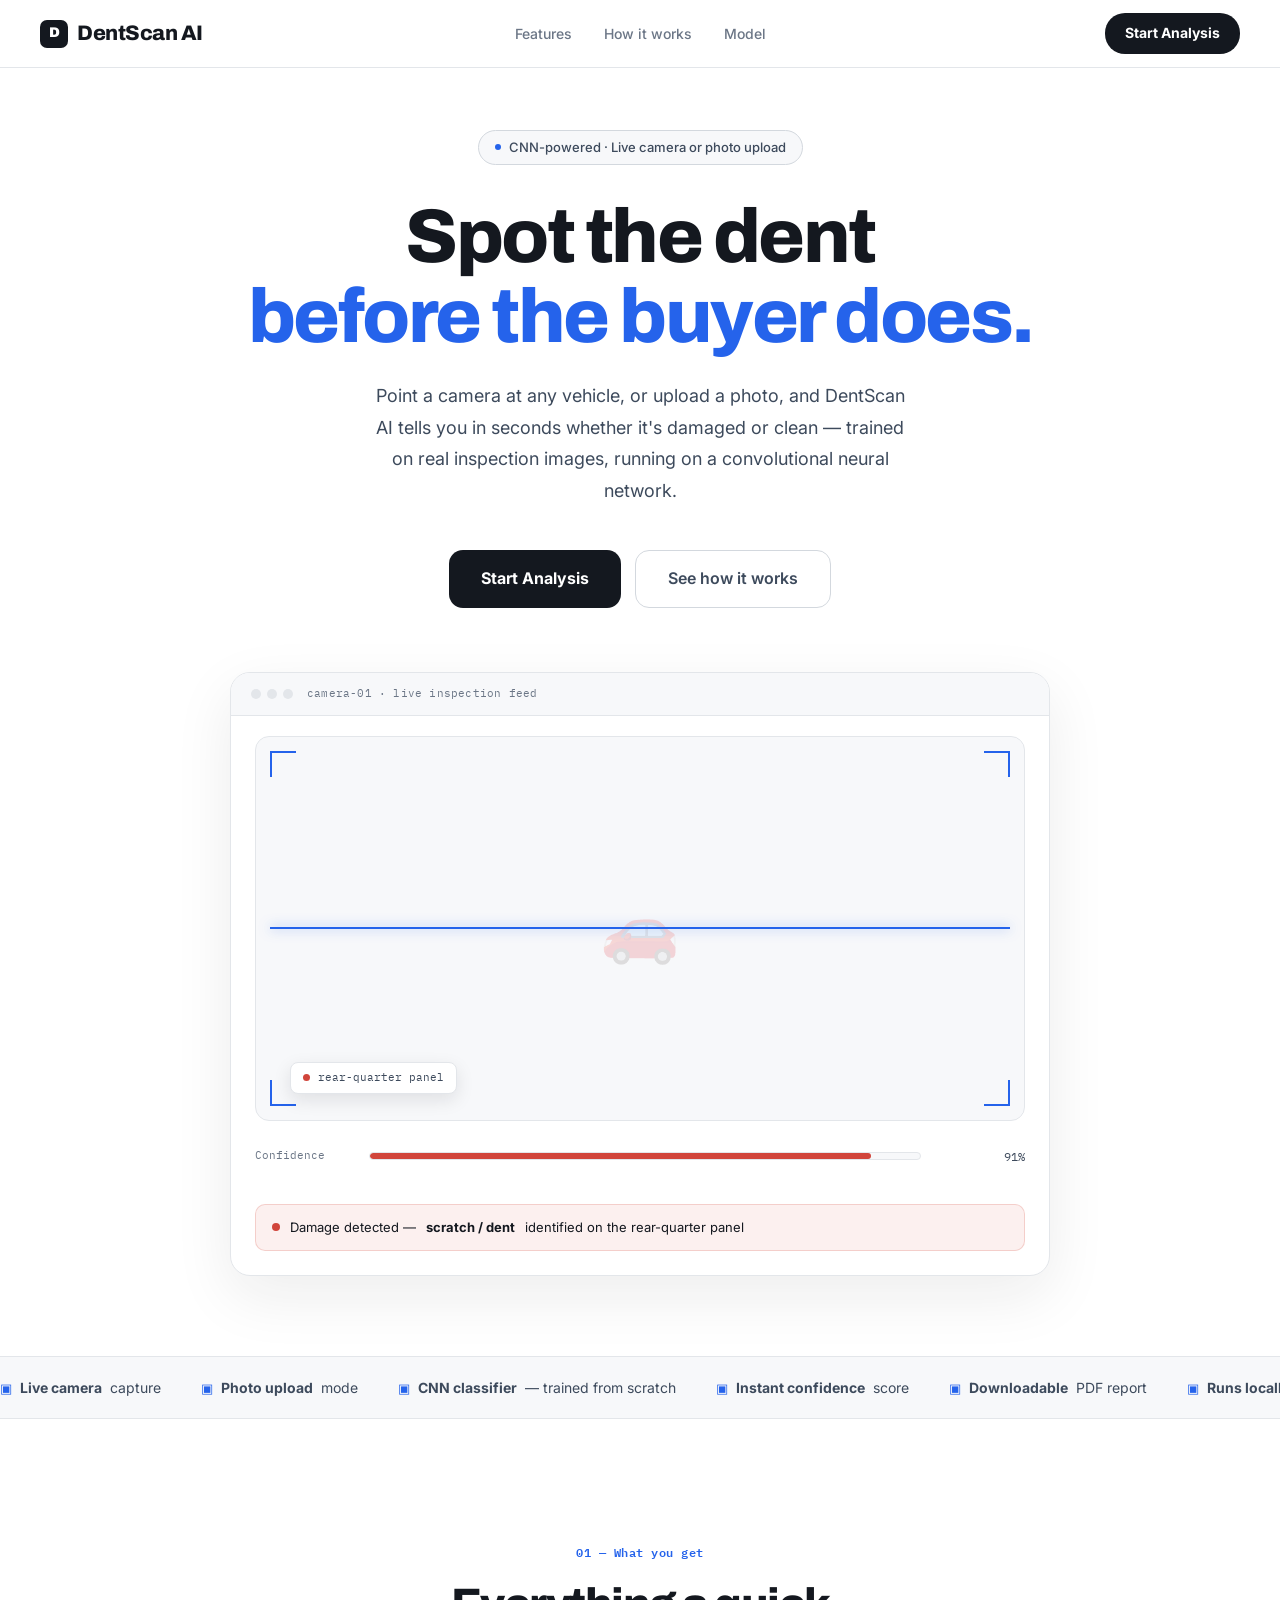
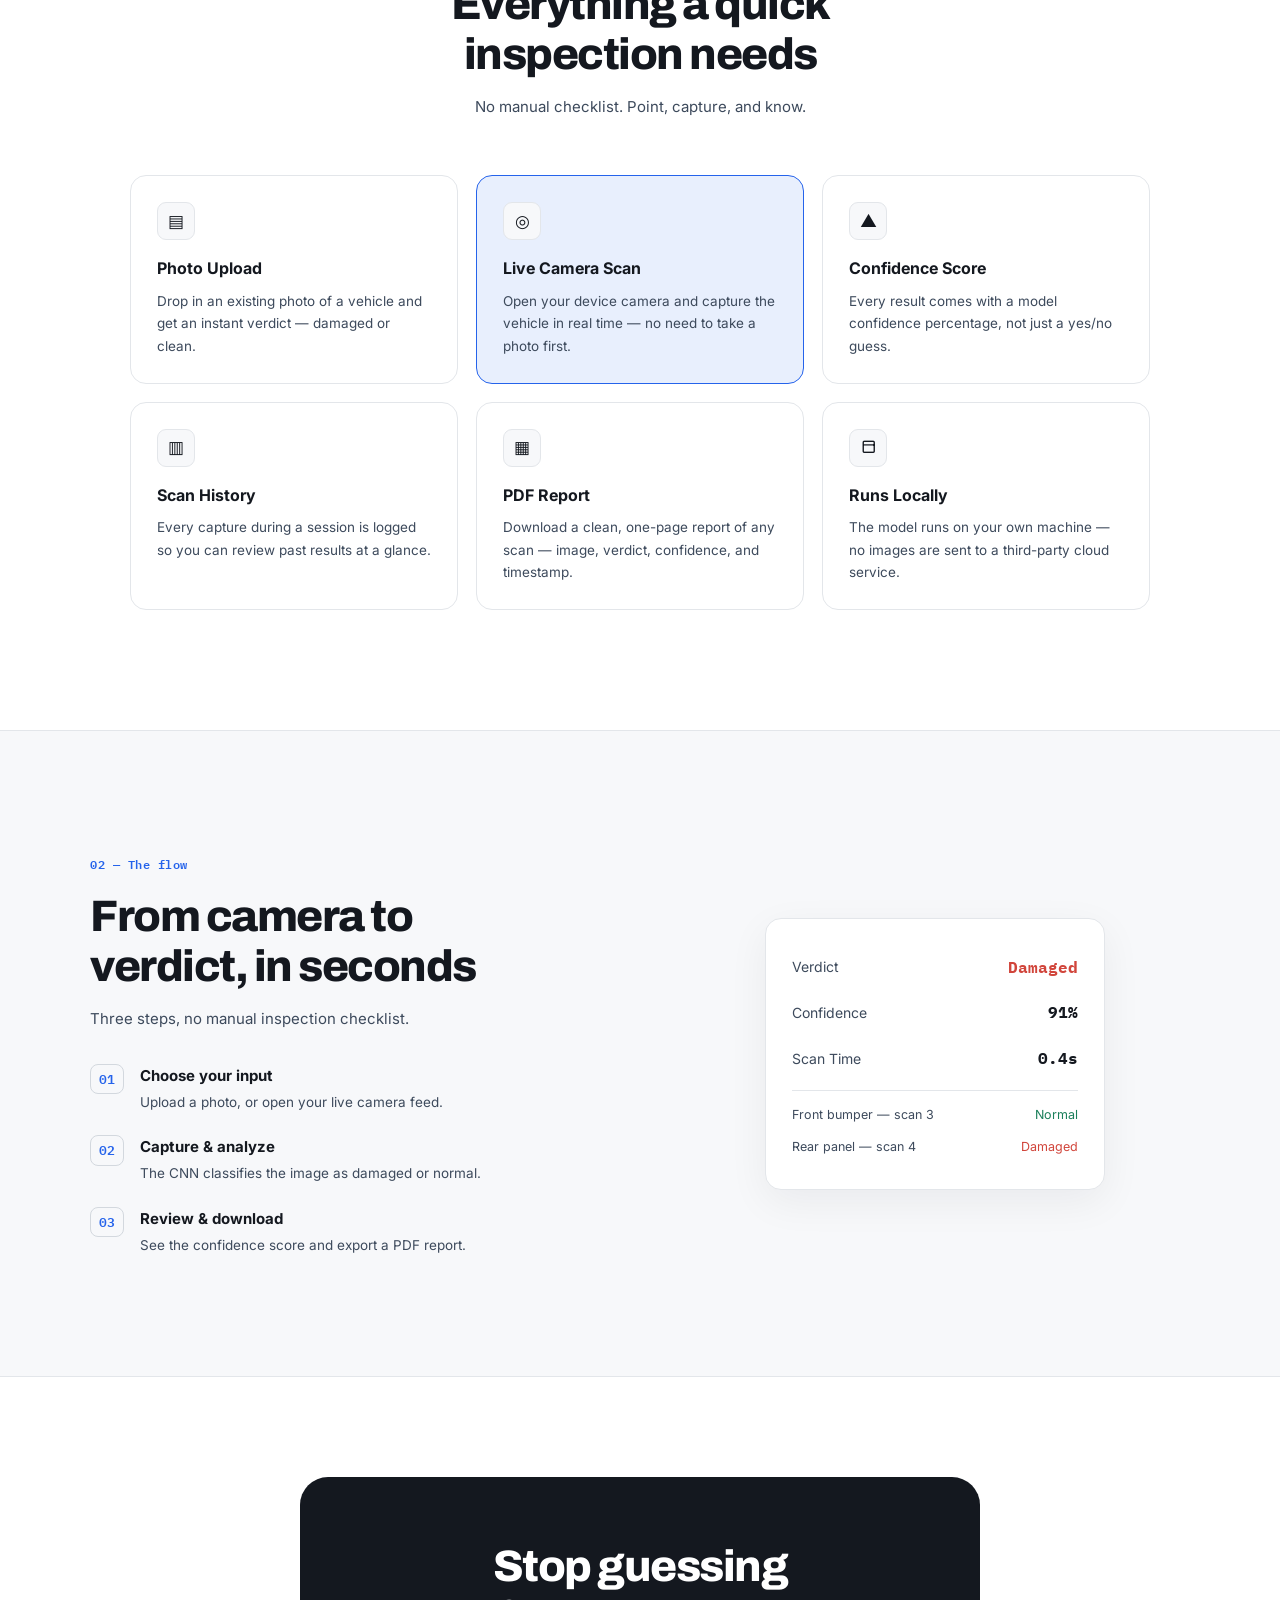
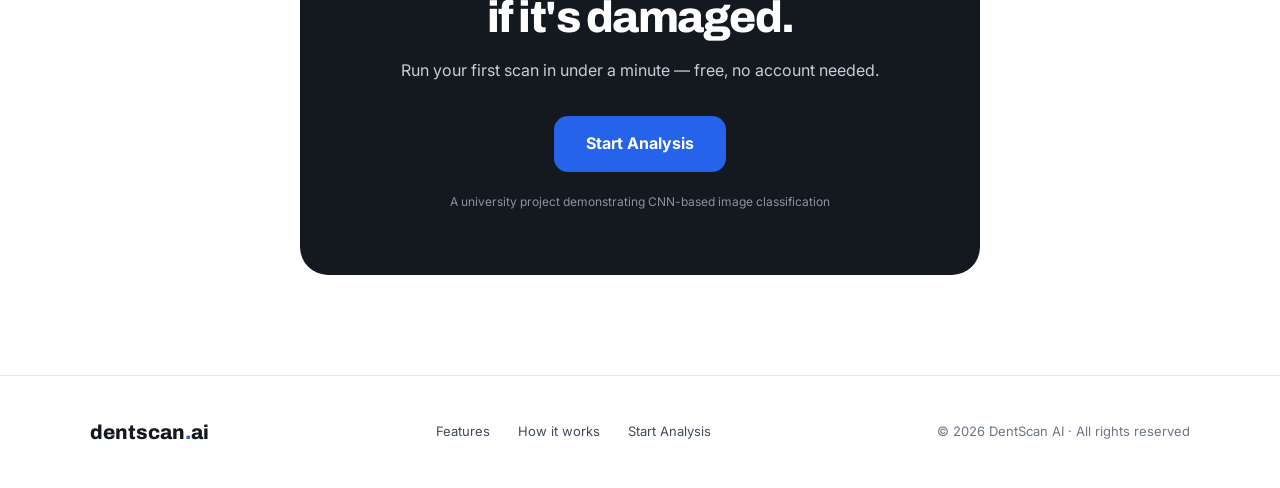
<file: index.html>
<!DOCTYPE html>
<html lang="en">
<head>
<meta charset="UTF-8">
<meta name="viewport" content="width=device-width, initial-scale=1.0">
<meta name="description" content="DentScan AI — Instantly detect dents and scratches on a vehicle using your camera or an uploaded photo, powered by a CNN.">
<title>DentScan AI — Vehicle Damage Detection</title>
<link rel="preconnect" href="https://fonts.googleapis.com">
<link href="https://fonts.googleapis.com/css2?family=Archivo:wght@500;600;700;800;900&family=Inter:wght@400;500;600;700&family=IBM+Plex+Mono:wght@500;600&display=swap" rel="stylesheet">
<link rel="stylesheet" href="css/style.css">

</head>
<body>

<!-- ══════════════════════════
     NAVBAR
══════════════════════════ -->
<nav>
  <a href="index.html" class="nav-logo"><span class="logo-mark">D</span> DentScan AI</a>
  <ul class="nav-links">
    <li><a href="#features">Features</a></li>
    <li><a href="#how">How it works</a></li>
    <li><a href="#accuracy">Model</a></li>
  </ul>
  <div class="nav-right">
    <div class="nav-cta">
      <a href="analysis.html" class="btn-primary">Start Analysis</a>
    </div>
    <button class="hamburger" id="hamburger" aria-label="Open menu" aria-expanded="false">
      <span></span><span></span><span></span>
    </button>
  </div>
</nav>

<!-- MOBILE NAV -->
<div class="mobile-nav" id="mobileNav">
  <a href="#features" class="mobile-link">Features</a>
  <a href="#how"      class="mobile-link">How it works</a>
  <a href="#accuracy" class="mobile-link">Model</a>
  <a href="analysis.html" class="mobile-link mobile-cta">Start Analysis</a>
</div>

<!-- ══════════════════════════
     HERO
══════════════════════════ -->
<section class="hero" id="home">
  <div class="hero-badge fade-up"><span class="dot"></span>CNN-powered · Live camera or photo upload</div>
  <h1 class="fade-up">Spot the dent<br><em>before the buyer does.</em></h1>
  <p class="hero-sub fade-up">Point a camera at any vehicle, or upload a photo, and DentScan AI tells you in seconds whether it's damaged or clean — trained on real inspection images, running on a convolutional neural network.</p>
  <div class="hero-actions fade-up">
    <a href="analysis.html" class="btn-primary btn-lg">Start Analysis</a>
    <a href="#how" class="btn-ghost btn-lg">See how it works</a>
  </div>

  <!-- SIGNATURE VISUAL: live scan frame with sweeping detection line -->
  <div class="hero-visual fade-up">
    <div class="scan-wrap">
      <div class="scan-bar">
        <div class="scan-dots">
          <div class="scan-dot" style="background:#e3e6ea"></div>
          <div class="scan-dot" style="background:#e3e6ea"></div>
          <div class="scan-dot" style="background:#e3e6ea"></div>
        </div>
        <div class="scan-label">camera-01 · live inspection feed</div>
      </div>

      <div class="scan-frame">
        <span class="scan-car-icon">🚗</span>
        <div class="scan-corner tl"></div>
        <div class="scan-corner tr"></div>
        <div class="scan-corner bl"></div>
        <div class="scan-corner br"></div>
        <div class="scan-line"></div>
        <div class="scan-tag"><span class="sdot"></span> rear-quarter panel</div>
      </div>

      <div class="scan-results">
        <div class="scan-row">
          <span class="scan-region">Confidence</span>
          <div class="scan-conf-track"><div class="scan-conf-fill dmg" style="width:91%"></div></div>
          <span class="scan-pct">91%</span>
        </div>
      </div>

      <div class="scan-verdict">
        <span class="verdict-dot"></span>
        Damage detected — <strong>scratch / dent</strong> identified on the rear-quarter panel
      </div>
    </div>
  </div>
</section>

<!-- TICKER -->
<div class="ticker-section">
  <div class="ticker-track">
    <div class="ticker-item"><span class="t-icon">▣</span> <strong>Live camera</strong> capture</div>
    <div class="ticker-item"><span class="t-icon">▣</span> <strong>Photo upload</strong> mode</div>
    <div class="ticker-item"><span class="t-icon">▣</span> <strong>CNN classifier</strong> — trained from scratch</div>
    <div class="ticker-item"><span class="t-icon">▣</span> <strong>Instant confidence</strong> score</div>
    <div class="ticker-item"><span class="t-icon">▣</span> <strong>Downloadable</strong> PDF report</div>
    <div class="ticker-item"><span class="t-icon">▣</span> <strong>Runs locally</strong> — no cloud upload</div>
    <!-- duplicate for infinite loop -->
    <div class="ticker-item"><span class="t-icon">▣</span> <strong>Live camera</strong> capture</div>
    <div class="ticker-item"><span class="t-icon">▣</span> <strong>Photo upload</strong> mode</div>
    <div class="ticker-item"><span class="t-icon">▣</span> <strong>CNN classifier</strong> — trained from scratch</div>
    <div class="ticker-item"><span class="t-icon">▣</span> <strong>Instant confidence</strong> score</div>
    <div class="ticker-item"><span class="t-icon">▣</span> <strong>Downloadable</strong> PDF report</div>
    <div class="ticker-item"><span class="t-icon">▣</span> <strong>Runs locally</strong> — no cloud upload</div>
  </div>
</div>

<!-- ══════════════════════════
     FEATURES
══════════════════════════ -->
<section class="features-section" id="features">
  <div class="section-head fade-up">
    <span class="section-label">01 — What you get</span>
    <h2 class="section-h2">Everything a quick<br>inspection needs</h2>
    <p class="section-sub">No manual checklist. Point, capture, and know.</p>
  </div>
  <div class="features-grid fade-up">
    <div class="feat-card">
      <div class="feat-icon">▤</div>
      <h4>Photo Upload</h4>
      <p>Drop in an existing photo of a vehicle and get an instant verdict — damaged or clean.</p>
    </div>
    <div class="feat-card feat-featured">
      <div class="feat-icon">◎</div>
      <h4>Live Camera Scan</h4>
      <p>Open your device camera and capture the vehicle in real time — no need to take a photo first.</p>
    </div>
    <div class="feat-card">
      <div class="feat-icon">▲</div>
      <h4>Confidence Score</h4>
      <p>Every result comes with a model confidence percentage, not just a yes/no guess.</p>
    </div>
    <div class="feat-card">
      <div class="feat-icon">▥</div>
      <h4>Scan History</h4>
      <p>Every capture during a session is logged so you can review past results at a glance.</p>
    </div>
    <div class="feat-card">
      <div class="feat-icon">▦</div>
      <h4>PDF Report</h4>
      <p>Download a clean, one-page report of any scan — image, verdict, confidence, and timestamp.</p>
    </div>
    <div class="feat-card">
      <div class="feat-icon">⬒</div>
      <h4>Runs Locally</h4>
      <p>The model runs on your own machine — no images are sent to a third-party cloud service.</p>
    </div>
  </div>
</section>

<!-- ══════════════════════════
     HOW IT WORKS
══════════════════════════ -->
<section class="how-section" id="how">
  <div class="how-inner">
    <div class="fade-up">
      <span class="section-label">02 — The flow</span>
      <h2 class="section-h2">From camera to<br>verdict, in seconds</h2>
      <p class="section-sub">Three steps, no manual inspection checklist.</p>
      <div class="how-steps">
        <div class="how-step">
          <span class="step-num">01</span>
          <div><h5>Choose your input</h5><p>Upload a photo, or open your live camera feed.</p></div>
        </div>
        <div class="how-step">
          <span class="step-num">02</span>
          <div><h5>Capture &amp; analyze</h5><p>The CNN classifies the image as damaged or normal.</p></div>
        </div>
        <div class="how-step">
          <span class="step-num">03</span>
          <div><h5>Review &amp; download</h5><p>See the confidence score and export a PDF report.</p></div>
        </div>
      </div>
    </div>
    <div class="how-visual fade-up">
      <div class="mini-card">
        <div class="mini-row"><span>Verdict</span><strong class="danger-text">Damaged</strong></div>
        <div class="mini-row"><span>Confidence</span><strong>91%</strong></div>
        <div class="mini-row"><span>Scan Time</span><strong>0.4s</strong></div>
        <div class="mini-divider"></div>
        <div class="mini-row small"><span>Front bumper — scan 3</span><span class="ok-text">Normal</span></div>
        <div class="mini-row small"><span>Rear panel — scan 4</span><span class="danger-text">Damaged</span></div>
      </div>
    </div>
  </div>
</section>

<!-- ══════════════════════════
     CTA
══════════════════════════ -->
<section class="cta-section">
  <div class="cta-inner-card">
    <h2>Stop guessing<br>if it's damaged.</h2>
    <p>Run your first scan in under a minute — free, no account needed.</p>
    <a href="analysis.html" class="btn-primary btn-lg" style="margin:0 auto">Start Analysis</a>
    <div class="cta-fine">A university project demonstrating CNN-based image classification</div>
  </div>
</section>

<!-- ══════════════════════════
     FOOTER
══════════════════════════ -->
<footer>
  <div class="footer-inner">
    <div class="footer-logo">dentscan<span>.</span>ai</div>
    <div class="footer-links">
      <a href="#features">Features</a>
      <a href="#how">How it works</a>
      <a href="analysis.html">Start Analysis</a>
    </div>
    <div class="footer-copy">© 2026 DentScan AI · All rights reserved</div>
  </div>
</footer>

<script src="js/script.js"></script>
</body>
</html>
</file>
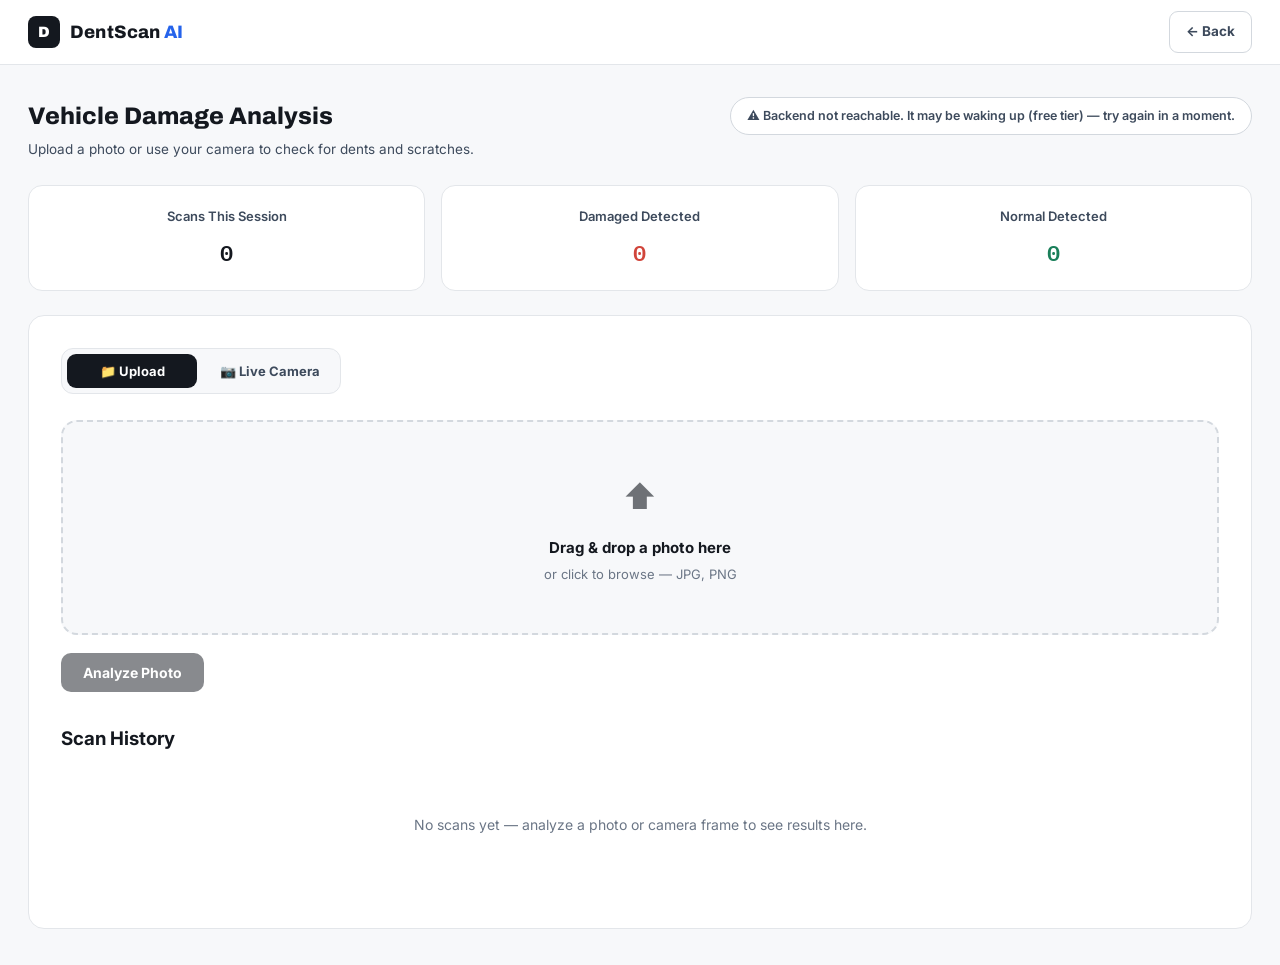
<file: analysis.html>
<!DOCTYPE html>
<html lang="en">
<head>
<meta charset="UTF-8">
<meta name="viewport" content="width=device-width, initial-scale=1.0">
<title>DentScan AI — Analysis</title>
<link rel="preconnect" href="https://fonts.googleapis.com">
<link href="https://fonts.googleapis.com/css2?family=Archivo:wght@500;600;700;800;900&family=Inter:wght@400;500;600;700&family=IBM+Plex+Mono:wght@500;600&display=swap" rel="stylesheet">
<link rel="stylesheet" href="css/style.css">
<link rel="stylesheet" href="css/analysis.css">
</head>
<body class="dash-body">

<!-- ══════════════════════════
     NAVBAR
══════════════════════════ -->
<header class="topnav">
  <div class="topnav-inner">
    <a href="index.html" class="topnav-logo">
      <span class="logo-mark">D</span>
      <span class="topnav-name">DentScan <em>AI</em></span>
    </a>

    <a href="index.html" class="topnav-back">&larr; Back</a>
  </div>
</header>

<div class="dash-shell">

  <!-- ══════════════════════════
       MAIN
  ══════════════════════════ -->
  <main class="dash-main">

    <div class="dash-main-header">
      <div>
        <h1>Vehicle Damage Analysis</h1>
        <p>Upload a photo or use your camera to check for dents and scratches.</p>
      </div>
      <div class="backend-status-pill" id="backendStatus">Checking connection…</div>
    </div>

    <!-- STAT CARDS -->
    <div class="stat-grid">
      <div class="stat-card">
        <div class="stat-label">Scans This Session</div>
        <div class="stat-value" id="statScans">0</div>
      </div>
      <div class="stat-card">
        <div class="stat-label">Damaged Detected</div>
        <div class="stat-value danger-text" id="statDamaged">0</div>
      </div>
      <div class="stat-card">
        <div class="stat-label">Normal Detected</div>
        <div class="stat-value ok-text" id="statNormal">0</div>
      </div>
    </div>

    <!-- MODULE PANEL -->
    <div class="module-panel">

      <div class="mode-toggle">
        <button class="mode-btn active" data-mode="upload">📁 Upload</button>
        <button class="mode-btn" data-mode="camera">📷 Live Camera</button>
      </div>

      <!-- UPLOAD MODE -->
      <div id="uploadPanel">
        <div class="upload-zone" id="uploadZone">
          <div class="upload-icon">⬆</div>
          <h4>Drag &amp; drop a photo here</h4>
          <p>or click to browse — JPG, PNG</p>
          <input type="file" id="fileInput" accept="image/*">
        </div>

        <div class="preview-frame" id="uploadPreviewFrame" style="display:none;margin-top:18px">
          <img id="uploadPreviewImg" alt="Selected vehicle photo">
        </div>

        <div style="margin-top:18px;display:flex;gap:10px">
          <button class="btn-dark" id="analyzeUploadBtn" disabled>Analyze Photo</button>
          <button class="btn-outline" id="clearUploadBtn" style="display:none">Choose Different Photo</button>
        </div>
      </div>

      <!-- CAMERA MODE -->
      <div id="cameraPanel" style="display:none">
        <div class="camera-frame" id="cameraFrame">
          <div class="camera-placeholder" id="cameraPlaceholder">
            Camera is off.<br>Click "Enable Camera" to start.
          </div>
          <video id="cameraVideo" autoplay playsinline style="display:none"></video>
          <div class="camera-corner tl"></div>
          <div class="camera-corner tr"></div>
          <div class="camera-corner bl"></div>
          <div class="camera-corner br"></div>
        </div>
        <canvas id="captureCanvas" style="display:none"></canvas>

        <div class="camera-controls">
          <div style="display:flex;gap:10px">
            <button class="btn-dark" id="enableCameraBtn">Enable Camera</button>
            <button class="btn-outline" id="captureBtn" style="display:none">Capture &amp; Analyze</button>
          </div>
          <label class="live-toggle">
            <div class="switch">
              <input type="checkbox" id="liveScanToggle">
              <span class="switch-track"></span>
            </div>
            Auto-scan every 2s
          </label>
        </div>
      </div>

      <!-- RESULT PANEL (shared, injected by JS) -->
      <div id="resultPanel"></div>

      <!-- SCAN HISTORY -->
      <div style="margin-top:32px">
        <div class="module-header">
          <h3>Scan History</h3>
        </div>
        <div id="historyList">
          <div class="dash-empty">No scans yet — analyze a photo or camera frame to see results here.</div>
        </div>
      </div>

    </div>

  </main>
</div>

<!-- Reusable message banner -->
<div class="toast" id="toast"></div>

<script src="js/jspdf.umd.min.js"></script>
<script src="js/report-generator.js"></script>
<script src="js/analysis.js"></script>
</body>
</html>
</file>
<file: css/style.css>
/* ============================================
   AUTOSCAN AI — style.css
   Palette: white paper, ink, steel, diagnostic-blue, verdict red/green
   ============================================ */

*,*::before,*::after{box-sizing:border-box;margin:0;padding:0}
:root{
  --paper:#ffffff;
  --paper2:#f7f8fa;
  --ink:#14181f;
  --steel:#3d4a5c;
  --steel-soft:#6b7686;
  --line:#e3e6ea;
  --line2:#d3d8de;
  --signal:#2563eb;
  --signal-soft:rgba(37,99,235,0.1);
  --stock-green:#1a7f5a;
  --stock-green-soft:rgba(26,127,90,0.08);
  --danger:#d1453b;
  --danger-soft:rgba(209,69,59,0.08);
  --warn:#c98a12;
  --warn-soft:rgba(201,138,18,0.1);
  --radius:14px;
  --mono:'IBM Plex Mono',monospace;
  --display:'Archivo',sans-serif;
  --body:'Inter',sans-serif;
}

html{scroll-behavior:smooth}
body{font-family:var(--body);background:var(--paper);color:var(--ink);overflow-x:hidden;line-height:1.6}

/* ══════════════════════════
   NAVBAR
══════════════════════════ */
nav{
  position:fixed;top:0;left:0;right:0;z-index:100;
  padding:0 40px;height:68px;
  display:grid;grid-template-columns:1fr auto 1fr;align-items:center;
  border-bottom:1px solid var(--line);
  background:rgba(255,255,255,0.9);backdrop-filter:blur(16px);
}
.nav-logo{
  font-family:var(--display);font-size:21px;font-weight:800;
  letter-spacing:-0.5px;color:var(--ink);text-decoration:none;
  display:flex;align-items:center;gap:9px;
}
.nav-logo .logo-mark{
  width:28px;height:28px;background:var(--ink);border-radius:7px;
  display:inline-flex;align-items:center;justify-content:center;
  font-size:14px;font-weight:900;color:var(--paper);
  font-family:var(--display);flex-shrink:0;
}
.nav-links{display:flex;gap:4px;list-style:none;justify-content:center}
.nav-links a{
  font-size:14px;font-weight:500;color:var(--steel-soft);text-decoration:none;
  transition:all 0.2s;padding:7px 14px;border-radius:8px;
}
.nav-links a:hover{color:var(--ink);background:var(--paper2)}
.nav-cta{display:flex;gap:10px;align-items:center;justify-content:flex-end}
.nav-right{display:flex;align-items:center;justify-content:flex-end;gap:10px}

/* BUTTONS */
.btn-ghost{
  padding:8px 18px;border-radius:20px;border:1px solid var(--line2);
  background:transparent;color:var(--steel);font-family:inherit;font-size:14px;
  font-weight:600;cursor:pointer;text-decoration:none;transition:all 0.2s;
  display:inline-flex;align-items:center;
}
.btn-ghost:hover{color:var(--ink);border-color:var(--ink)}
.btn-primary{
  padding:9px 20px;border-radius:20px;border:none;background:var(--ink);
  color:var(--paper);font-family:inherit;font-size:14px;font-weight:700;cursor:pointer;
  text-decoration:none;transition:all 0.2s;display:inline-flex;align-items:center;gap:6px;
}
.btn-primary:hover{background:var(--signal);transform:translateY(-1px)}
.btn-lg{padding:15px 32px;font-size:16px;border-radius:14px;display:inline-flex;align-items:center;gap:10px}

/* HAMBURGER */
.hamburger{display:none;flex-direction:column;gap:5px;background:none;border:none;cursor:pointer;padding:4px}
.hamburger span{display:block;width:22px;height:2px;background:var(--steel);border-radius:2px;transition:all 0.3s}
.hamburger.open span:nth-child(1){transform:translateY(7px) rotate(45deg)}
.hamburger.open span:nth-child(2){opacity:0}
.hamburger.open span:nth-child(3){transform:translateY(-7px) rotate(-45deg)}

/* MOBILE NAV */
.mobile-nav{
  display:none;position:fixed;top:68px;left:0;right:0;
  background:var(--paper);border-bottom:1px solid var(--line);
  flex-direction:column;z-index:99;
  transform:translateY(-110%);transition:transform 0.3s ease;
}
.mobile-nav.open{transform:translateY(0)}
.mobile-link{
  padding:16px 24px;color:var(--steel);text-decoration:none;
  font-size:15px;border-bottom:1px solid var(--line);transition:all 0.2s;
}
.mobile-link:hover{color:var(--ink);background:var(--paper2)}
.mobile-cta{background:var(--ink);color:var(--paper) !important;font-weight:700;text-align:center}

/* ══════════════════════════
   HERO
══════════════════════════ */
.hero{
  min-height:100vh;display:flex;flex-direction:column;
  align-items:center;justify-content:center;
  text-align:center;padding:130px 24px 80px;
  position:relative;overflow:hidden;
}
.hero-badge{
  display:inline-flex;align-items:center;gap:8px;
  background:var(--paper2);border:1px solid var(--line2);
  color:var(--steel);border-radius:100px;padding:6px 16px;
  font-size:13px;font-weight:500;margin-bottom:32px;
}
.dot{width:6px;height:6px;border-radius:50%;background:var(--signal);animation:pulse 2s infinite}
@keyframes pulse{0%,100%{opacity:1}50%{opacity:0.3}}

.hero h1{
  font-family:var(--display);
  font-size:clamp(40px,7vw,76px);font-weight:800;
  letter-spacing:-2.5px;line-height:1.05;margin-bottom:24px;max-width:880px;
}
.hero h1 em{font-style:normal;color:var(--signal)}
.hero-sub{
  font-size:clamp(16px,2vw,18px);color:var(--steel);
  max-width:540px;line-height:1.75;margin-bottom:44px;font-weight:400;
}
.hero-actions{display:flex;gap:14px;justify-content:center;flex-wrap:wrap;margin-bottom:64px}

/* SCAN VISUAL (signature element — replaces StockMate's shelf) */
.hero-visual{max-width:820px;width:100%;position:relative}
.scan-wrap{
  background:var(--paper);border:1px solid var(--line);border-radius:20px;
  overflow:hidden;box-shadow:0 20px 60px rgba(20,24,31,0.08);
  text-align:left;
}
.scan-bar{
  background:var(--paper2);padding:12px 20px;
  border-bottom:1px solid var(--line);display:flex;align-items:center;gap:8px;
}
.scan-dots{display:flex;gap:6px}
.scan-dot{width:10px;height:10px;border-radius:50%}
.scan-label{
  font-family:var(--mono);font-size:11px;color:var(--steel-soft);
  margin-left:6px;letter-spacing:0.2px;
}
.scan-frame{
  position:relative;margin:20px 24px;border-radius:14px;overflow:hidden;
  background:var(--paper2);border:1px solid var(--line);
  aspect-ratio:16/8;display:flex;align-items:center;justify-content:center;
}
.scan-car-icon{font-size:64px;opacity:0.15;color:var(--ink)}
.scan-corner{position:absolute;width:26px;height:26px;border:2px solid var(--signal)}
.scan-corner.tl{top:14px;left:14px;border-right:none;border-bottom:none}
.scan-corner.tr{top:14px;right:14px;border-left:none;border-bottom:none}
.scan-corner.bl{bottom:14px;left:14px;border-right:none;border-top:none}
.scan-corner.br{bottom:14px;right:14px;border-left:none;border-top:none}
.scan-line{
  position:absolute;left:14px;right:14px;height:2px;background:var(--signal);
  box-shadow:0 0 12px rgba(37,99,235,0.6);animation:scan-sweep 2.6s ease-in-out infinite;
}
@keyframes scan-sweep{0%,100%{top:14px}50%{top:calc(100% - 16px)}}
.scan-tag{
  position:absolute;bottom:26px;left:34px;background:var(--paper);border:1px solid var(--line);
  border-radius:8px;padding:6px 12px;font-family:var(--mono);font-size:11px;color:var(--steel);
  display:flex;align-items:center;gap:8px;box-shadow:0 6px 18px rgba(20,24,31,0.1);
}
.scan-tag .sdot{width:7px;height:7px;border-radius:50%;background:var(--danger)}
.scan-results{padding:6px 24px 22px;display:flex;flex-direction:column;gap:14px}
.scan-row{display:grid;grid-template-columns:100px 1fr 90px;align-items:center;gap:14px}
.scan-region{font-family:var(--mono);font-size:11px;color:var(--steel-soft)}
.scan-conf-track{height:8px;border-radius:4px;background:var(--paper2);border:1px solid var(--line);overflow:hidden}
.scan-conf-fill{height:100%;border-radius:4px}
.scan-conf-fill.dmg{background:var(--danger)}
.scan-conf-fill.ok{background:var(--stock-green)}
.scan-pct{font-family:var(--mono);font-size:12px;color:var(--steel);text-align:right}
.scan-verdict{
  margin:16px 24px 24px;padding:12px 16px;border-radius:10px;
  background:var(--danger-soft);border:1px solid rgba(209,69,59,0.2);
  font-size:13px;color:var(--ink);display:flex;align-items:center;gap:10px;
}
.verdict-dot{width:8px;height:8px;border-radius:50%;background:var(--danger);flex-shrink:0}

/* ══════════════════════════
   TICKER
══════════════════════════ */
.ticker-section{
  border-top:1px solid var(--line);border-bottom:1px solid var(--line);
  background:var(--paper2);padding:18px 0;overflow:hidden;white-space:nowrap;
}
.ticker-track{display:inline-flex;gap:40px;animation:scroll-left 32s linear infinite}
@keyframes scroll-left{from{transform:translateX(0)}to{transform:translateX(-50%)}}
.ticker-item{font-size:14px;color:var(--steel);display:inline-flex;align-items:center;gap:8px}
.t-icon{color:var(--signal);font-size:13px}

/* ══════════════════════════
   SECTION HEAD (shared)
══════════════════════════ */
.section-label{
  font-family:var(--mono);font-size:12px;color:var(--signal);
  letter-spacing:0.5px;font-weight:600;
}
.section-h2{
  font-family:var(--display);font-size:clamp(28px,4vw,44px);font-weight:800;
  letter-spacing:-1.5px;line-height:1.15;margin:14px 0 14px;color:var(--ink);
}
.section-sub{font-size:15px;color:var(--steel);max-width:480px;line-height:1.7}
.section-head{text-align:center;max-width:640px;margin:0 auto 56px}
.section-head .section-sub{margin:0 auto}

/* ══════════════════════════
   FEATURES
══════════════════════════ */
.features-section{padding:120px 40px;max-width:1100px;margin:0 auto}
.features-grid{display:grid;grid-template-columns:repeat(3,1fr);gap:18px}
.feat-card{
  background:var(--paper);border:1px solid var(--line);border-radius:16px;padding:26px;
  transition:border-color 0.2s,transform 0.2s;
}
.feat-card:hover{border-color:var(--line2);transform:translateY(-2px)}
.feat-featured{border-color:var(--signal);background:var(--signal-soft)}
.feat-icon{
  width:38px;height:38px;border-radius:9px;background:var(--paper2);
  border:1px solid var(--line);display:flex;align-items:center;justify-content:center;
  font-size:17px;margin-bottom:16px;color:var(--ink);
}
.feat-card h4{font-size:16px;font-weight:700;margin-bottom:8px;color:var(--ink)}
.feat-card p{font-size:13.5px;color:var(--steel);line-height:1.65}

/* ══════════════════════════
   HOW IT WORKS
══════════════════════════ */
.how-section{padding:120px 40px;background:var(--paper2);border-top:1px solid var(--line);border-bottom:1px solid var(--line)}
.how-inner{max-width:1100px;margin:0 auto;display:grid;grid-template-columns:1fr 1fr;gap:80px;align-items:center}
.how-steps{display:flex;flex-direction:column;gap:22px;margin-top:32px}
.how-step{display:flex;gap:16px;align-items:flex-start}
.step-num{
  font-family:var(--mono);font-size:13px;font-weight:600;color:var(--signal);
  border:1px solid var(--line2);border-radius:8px;padding:4px 8px;flex-shrink:0;
}
.how-step h5{font-size:15px;font-weight:700;color:var(--ink);margin-bottom:4px}
.how-step p{font-size:13.5px;color:var(--steel)}

.how-visual{display:flex;justify-content:center}
.mini-card{
  background:var(--paper);border:1px solid var(--line);border-radius:16px;
  padding:26px;width:100%;max-width:340px;box-shadow:0 12px 40px rgba(20,24,31,0.06);
}
.mini-row{display:flex;justify-content:space-between;align-items:center;padding:10px 0;font-size:14px;color:var(--steel)}
.mini-row strong{font-family:var(--mono);font-size:16px;color:var(--ink)}
.mini-row.small{font-size:12.5px;padding:6px 0}
.mini-divider{height:1px;background:var(--line);margin:8px 0}
.danger-text{color:var(--danger) !important}
.ok-text{color:var(--stock-green) !important}

/* ══════════════════════════
   CTA
══════════════════════════ */
.cta-section{padding:100px 40px;text-align:center}
.cta-inner-card{
  max-width:680px;margin:0 auto;background:var(--ink);color:var(--paper);
  border-radius:28px;padding:64px 48px;
}
.cta-section h2{
  font-family:var(--display);font-size:clamp(28px,5vw,44px);font-weight:800;
  letter-spacing:-1.5px;line-height:1.15;margin-bottom:16px;
}
.cta-section p{font-size:16px;color:#c7cdd6;margin-bottom:32px}
.cta-inner-card .btn-primary{background:var(--signal);color:var(--paper)}
.cta-inner-card .btn-primary:hover{background:#3b74ef}
.cta-fine{font-size:12px;color:#8b93a0;margin-top:20px}

/* ══════════════════════════
   FOOTER
══════════════════════════ */
footer{border-top:1px solid var(--line);padding:40px;background:var(--paper)}
.footer-inner{max-width:1100px;margin:0 auto;display:flex;justify-content:space-between;align-items:center;flex-wrap:wrap;gap:20px}
.footer-logo{font-family:var(--display);font-size:20px;font-weight:800;color:var(--ink)}
.footer-logo span{color:var(--signal)}
.footer-links{display:flex;gap:28px}
.footer-links a{font-size:13px;color:var(--steel);text-decoration:none;transition:color 0.2s}
.footer-links a:hover{color:var(--ink)}
.footer-copy{font-size:13px;color:var(--steel-soft)}

/* ══════════════════════════
   ANIMATIONS
══════════════════════════ */
.fade-up{opacity:0;transform:translateY(24px);transition:all 0.7s cubic-bezier(0.16,1,0.3,1)}
.fade-up.visible{opacity:1;transform:translateY(0)}

/* ══════════════════════════
   RESPONSIVE
══════════════════════════ */
@media(max-width:900px){
  nav{padding:0 20px;grid-template-columns:1fr 1fr}
  .nav-links{display:none}
  .nav-cta{display:none}
  .hamburger{display:flex}
  .mobile-nav{display:flex}
  .how-inner{grid-template-columns:1fr}
  .features-grid{grid-template-columns:1fr 1fr}
  .scan-row{grid-template-columns:70px 1fr 70px;gap:8px}
}
@media(max-width:600px){
  .features-section,.how-section,.cta-section{padding:80px 20px}
  .hero{padding:110px 16px 60px}
  .features-grid{grid-template-columns:1fr}
  .footer-inner{flex-direction:column;text-align:center}
  .footer-links{justify-content:center;flex-wrap:wrap}
  .cta-inner-card{padding:40px 24px}
  .scan-row{grid-template-columns:1fr;gap:6px;padding-bottom:10px;border-bottom:1px solid var(--line)}
  .scan-pct{text-align:left}
}
</file>
<file: css/analysis.css>
/* ============================================
   AUTOSCAN AI — analysis.css
   Extends style.css tokens for the analysis workspace
   ============================================ */

.dash-body{background:var(--paper2);min-height:100vh}

/* ══════════════════════════
   TOPNAV
══════════════════════════ */
.topnav{
  position:sticky;top:0;left:0;right:0;z-index:1000;
  background:var(--paper);border-bottom:1px solid var(--line);
}
.topnav-inner{
  max-width:1280px;margin:0 auto;
  height:64px;padding:0 28px;
  display:flex;align-items:center;
  box-sizing:border-box;
}
.topnav-logo{
  display:flex;align-items:center;gap:10px;
  text-decoration:none;color:var(--ink);
  flex-shrink:0;
}
.topnav-logo .logo-mark{
  width:32px;height:32px;background:var(--ink);border-radius:8px;
  display:inline-flex;align-items:center;justify-content:center;
  font-size:15px;font-weight:900;color:var(--paper);font-family:var(--display);
  flex-shrink:0;
}
.topnav-name{
  font-family:var(--display);font-size:18px;font-weight:800;
  letter-spacing:0.2px;color:var(--ink);white-space:nowrap;
}
.topnav-name em{font-style:normal;color:var(--signal)}

.topnav-back{
  margin-left:auto;
  display:inline-flex;align-items:center;gap:6px;
  text-decoration:none;font-family:var(--body);font-size:13.5px;font-weight:700;
  color:var(--steel);padding:9px 16px;border-radius:9px;border:1px solid var(--line2);
  background:var(--paper);transition:all 0.18s;white-space:nowrap;
}
.topnav-back:hover{border-color:var(--ink);color:var(--ink);background:var(--paper2)}

@media(max-width:720px){
  .topnav-inner{height:58px;padding:0 18px}
  .topnav-name{font-size:16px}
  .topnav-back{padding:8px 12px;font-size:13px}
}
@media(max-width:380px){
  .topnav-name{font-size:14.5px}
  .logo-mark{width:28px;height:28px;font-size:13px}
}

.dash-shell{display:block;min-height:100vh}

/* ── BACKEND STATUS PILL (replaces old sidebar note) ── */
.backend-status-pill{
  flex-shrink:0;
  font-size:12.5px;font-weight:600;color:var(--steel);
  background:var(--paper);border:1px solid var(--line2);border-radius:100px;
  padding:8px 16px;white-space:nowrap;
  align-self:flex-start;
}

/* ── MAIN ── */
.dash-main{flex:1 1 auto;min-width:0;padding:32px 28px;overflow-y:auto;box-sizing:border-box}
.dash-main > *{max-width:1224px;margin-left:auto;margin-right:auto}

.dash-main-header{display:flex;justify-content:space-between;align-items:flex-start;margin-bottom:24px;gap:16px;flex-wrap:wrap}
.dash-main-header h1{font-family:var(--display);font-size:24px;font-weight:800;color:var(--ink)}
.dash-main-header p{font-size:13.5px;color:var(--steel);margin-top:4px}

/* STAT CARDS */
.stat-grid{display:grid;grid-template-columns:repeat(3,1fr);gap:16px;margin-bottom:24px}
.stat-card{
  background:var(--paper);border:1px solid var(--line);border-radius:14px;
  padding:20px;text-align:center;
}
.stat-label{font-size:13px;font-weight:600;color:var(--steel);margin-bottom:8px}
.stat-value{font-family:var(--mono);font-size:22px;font-weight:600;color:var(--ink)}

/* MODULE PANEL */
.module-panel{
  background:var(--paper);border:1px solid var(--line);border-radius:16px;
  padding:32px;min-height:420px;
}

/* ── INPUT MODE TOGGLE ── */
.mode-toggle{display:flex;gap:8px;background:var(--paper2);border:1px solid var(--line);border-radius:12px;padding:5px;margin-bottom:26px;max-width:280px}
.mode-btn{
  flex:1;padding:9px 12px;border-radius:9px;border:none;background:transparent;
  color:var(--steel);font-family:var(--body);font-size:13px;font-weight:700;
  cursor:pointer;transition:all 0.18s;display:flex;align-items:center;justify-content:center;gap:6px;
}
.mode-btn.active{background:var(--ink);color:var(--paper)}

/* ── UPLOAD ZONE ── */
.upload-zone{
  border:2px dashed var(--line2);border-radius:16px;
  padding:48px 24px;text-align:center;cursor:pointer;transition:all 0.2s;
  background:var(--paper2);
}
.upload-zone:hover,.upload-zone.drag-over{border-color:var(--signal);background:var(--signal-soft)}
.upload-zone .upload-icon{font-size:34px;margin-bottom:12px;opacity:0.6}
.upload-zone h4{font-size:15px;font-weight:700;color:var(--ink);margin-bottom:4px}
.upload-zone p{font-size:13px;color:var(--steel-soft)}
.upload-zone input[type="file"]{display:none}

/* ── CAMERA VIEW ── */
.camera-frame{
  position:relative;border-radius:16px;overflow:hidden;background:var(--ink);
  aspect-ratio:16/10;display:flex;align-items:center;justify-content:center;
  max-width:480px;margin:0 auto;
}
.camera-frame video,.camera-frame canvas,.camera-frame img{
  width:100%;height:100%;object-fit:cover;display:block;
}
.camera-placeholder{color:#8b93a0;font-size:13.5px;text-align:center;padding:20px}
.camera-corner{position:absolute;width:26px;height:26px;border:2px solid var(--signal);pointer-events:none}
.camera-corner.tl{top:14px;left:14px;border-right:none;border-bottom:none}
.camera-corner.tr{top:14px;right:14px;border-left:none;border-bottom:none}
.camera-corner.bl{bottom:14px;left:14px;border-right:none;border-top:none}
.camera-corner.br{bottom:14px;right:14px;border-left:none;border-top:none}

.camera-controls{display:flex;align-items:center;justify-content:space-between;gap:16px;margin-top:18px;flex-wrap:wrap;max-width:480px;margin-left:auto;margin-right:auto}
.live-toggle{display:flex;align-items:center;gap:9px;font-size:13px;color:var(--steel);font-weight:600}
.switch{position:relative;width:38px;height:22px;flex-shrink:0}
.switch input{opacity:0;width:0;height:0}
.switch-track{position:absolute;inset:0;background:var(--line2);border-radius:20px;cursor:pointer;transition:all 0.2s}
.switch-track::before{content:"";position:absolute;width:16px;height:16px;left:3px;top:3px;background:var(--paper);border-radius:50%;transition:all 0.2s}
.switch input:checked + .switch-track{background:var(--signal)}
.switch input:checked + .switch-track::before{transform:translateX(16px)}

/* ── PREVIEW ── */
.preview-frame{border-radius:16px;overflow:hidden;border:1px solid var(--line);background:var(--paper2)}
.preview-frame img{width:100%;display:block;max-height:360px;object-fit:contain;background:var(--ink)}

/* ── RESULT PANEL ── */
.result-panel{margin-top:24px;border-radius:16px;border:1px solid var(--line);overflow:hidden}
.result-header{padding:20px 24px;display:flex;align-items:center;gap:14px}
.result-header.dmg{background:var(--danger-soft)}
.result-header.ok{background:var(--stock-green-soft)}
.result-badge{font-size:26px;line-height:1}
.result-verdict{font-family:var(--display);font-size:19px;font-weight:800}
.result-header.dmg .result-verdict{color:var(--danger)}
.result-header.ok .result-verdict{color:var(--stock-green)}
.result-sub{font-size:12.5px;color:var(--steel);margin-top:2px}

.result-body{padding:20px 24px;display:flex;flex-direction:column;gap:14px}
.confidence-row{display:flex;align-items:center;gap:14px}
.confidence-label{font-size:12.5px;font-weight:600;color:var(--steel);min-width:90px}
.confidence-track{flex:1;height:10px;border-radius:5px;background:var(--paper2);border:1px solid var(--line);overflow:hidden}
.confidence-fill{height:100%;border-radius:5px;transition:width 0.6s ease}
.confidence-fill.dmg{background:var(--danger)}
.confidence-fill.ok{background:var(--stock-green)}
.confidence-pct{font-family:var(--mono);font-size:13px;color:var(--ink);min-width:44px;text-align:right}

.result-actions{display:flex;gap:10px;flex-wrap:wrap}

.btn-outline{
  padding:10px 18px;border-radius:10px;border:1px solid var(--line2);background:var(--paper);
  color:var(--ink);font-family:var(--body);font-size:13.5px;font-weight:700;
  cursor:pointer;transition:all 0.2s;display:inline-flex;align-items:center;gap:7px;
}
.btn-outline:hover{border-color:var(--ink)}

.btn-dark{
  padding:11px 22px;border-radius:10px;border:none;background:var(--ink);
  color:var(--paper);font-family:var(--body);font-size:14px;font-weight:700;
  cursor:pointer;transition:all 0.2s;display:inline-flex;align-items:center;gap:7px;
}
.btn-dark:hover{background:var(--signal)}
.btn-dark:disabled{opacity:0.5;cursor:not-allowed}

/* ── SCAN HISTORY ── */
.history-list{display:flex;flex-direction:column;gap:2px;margin-top:8px}
.history-row{
  display:grid;grid-template-columns:44px 1fr auto auto;align-items:center;gap:12px;
  padding:10px 4px;border-bottom:1px solid var(--line);font-size:13px;
}
.history-thumb{width:40px;height:40px;border-radius:8px;object-fit:cover;background:var(--paper2)}
.history-time{color:var(--steel-soft);font-family:var(--mono);font-size:11.5px}

.tag-dmg{
  display:inline-block;padding:2px 9px;border-radius:100px;font-size:11px;font-weight:700;
  background:var(--danger-soft);color:var(--danger);
}
.tag-ok{
  display:inline-block;padding:2px 9px;border-radius:100px;font-size:11px;font-weight:700;
  background:var(--stock-green-soft);color:var(--stock-green);
}

/* EMPTY */
.dash-empty{text-align:center;padding:60px 20px;color:var(--steel-soft);font-size:14px}

/* TOAST */
.toast{
  position:fixed;bottom:24px;left:50%;transform:translateX(-50%) translateY(20px);
  background:var(--ink);color:var(--paper);padding:12px 20px;border-radius:10px;
  font-size:13.5px;font-weight:600;opacity:0;pointer-events:none;transition:all 0.25s;z-index:2000;
}
.toast.show{opacity:1;transform:translateX(-50%) translateY(0)}
.toast.error{background:var(--danger)}
.toast.success{background:var(--stock-green)}

/* SPINNER */
.spinner{
  width:16px;height:16px;border-radius:50%;
  border:2px solid rgba(255,255,255,0.3);border-top-color:var(--paper);
  animation:spin 0.8s linear infinite;display:inline-block;
}
.spinner.dark{border:2px solid var(--line2);border-top-color:var(--ink)}
@keyframes spin{to{transform:rotate(360deg)}}

/* RESPONSIVE */
@media(max-width:900px){
  .stat-grid{grid-template-columns:1fr 1fr}
  .dash-main{padding:24px 18px}
}
</file>
